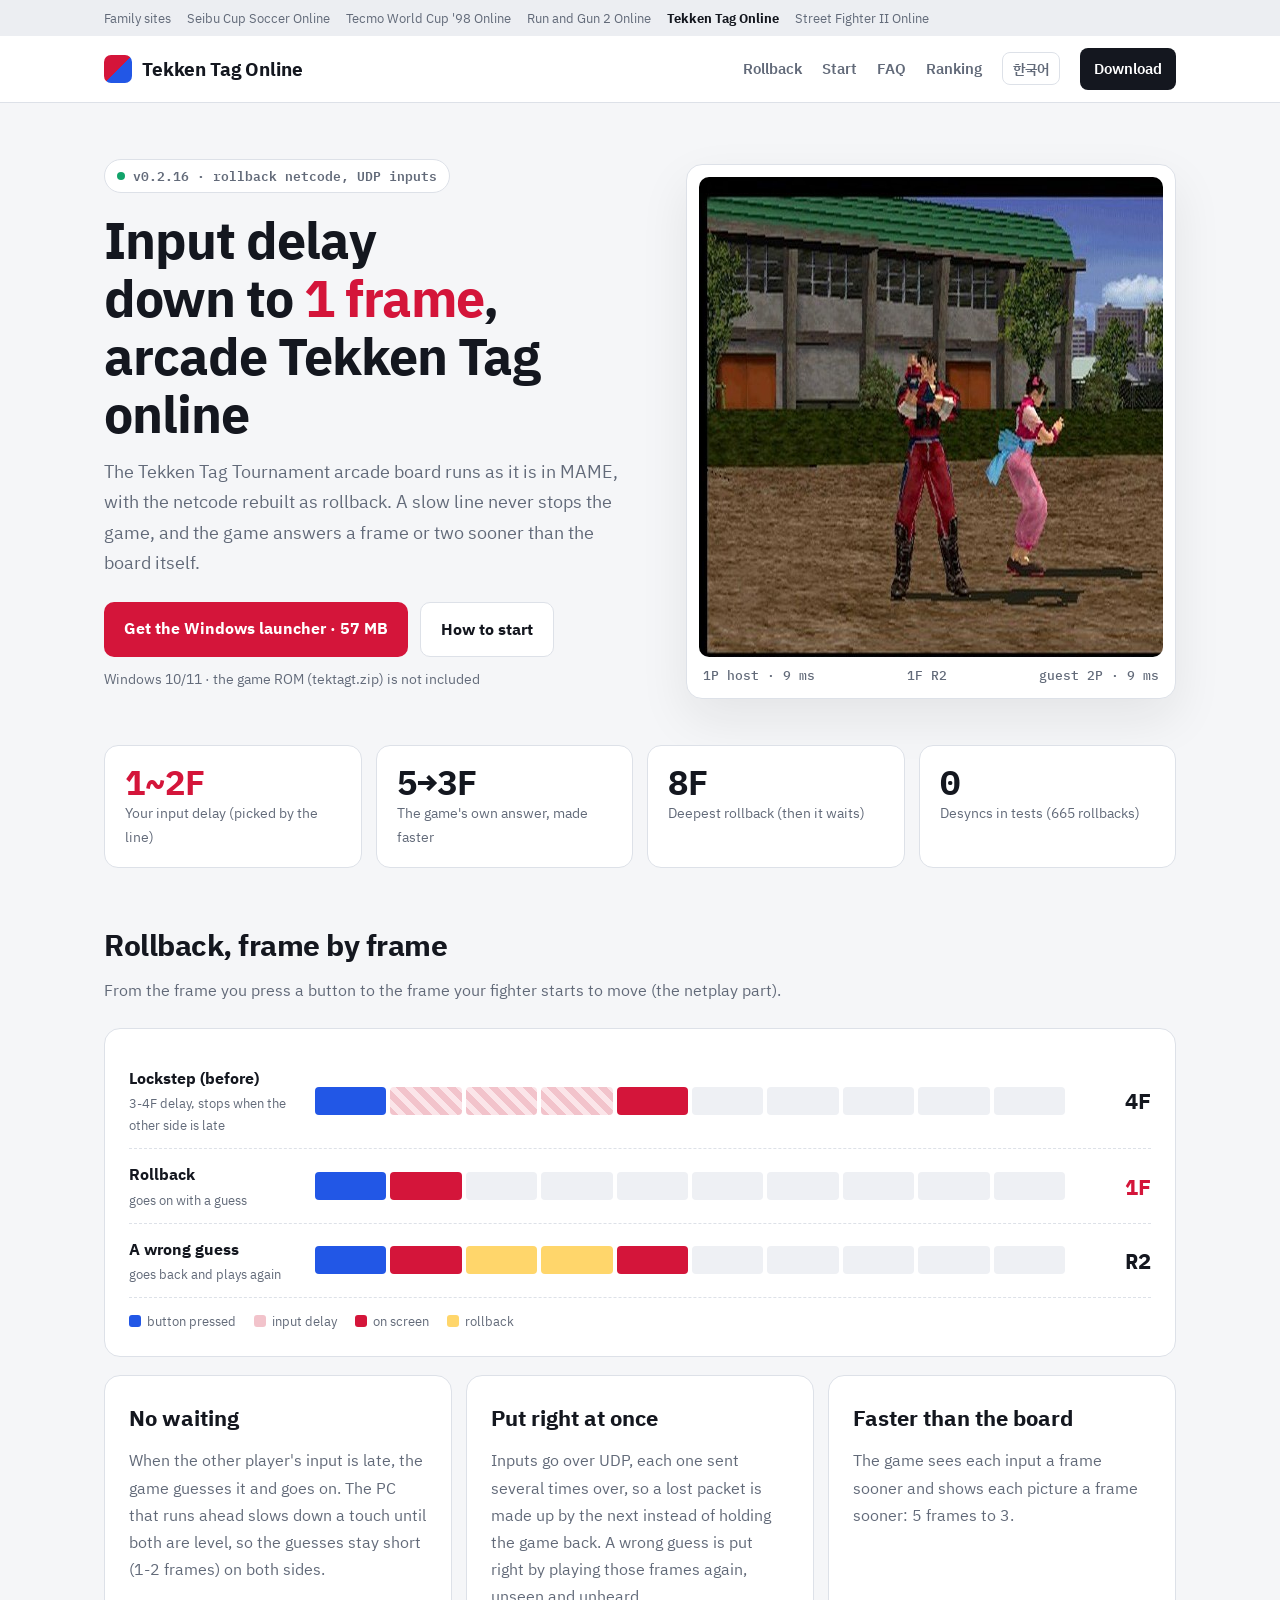
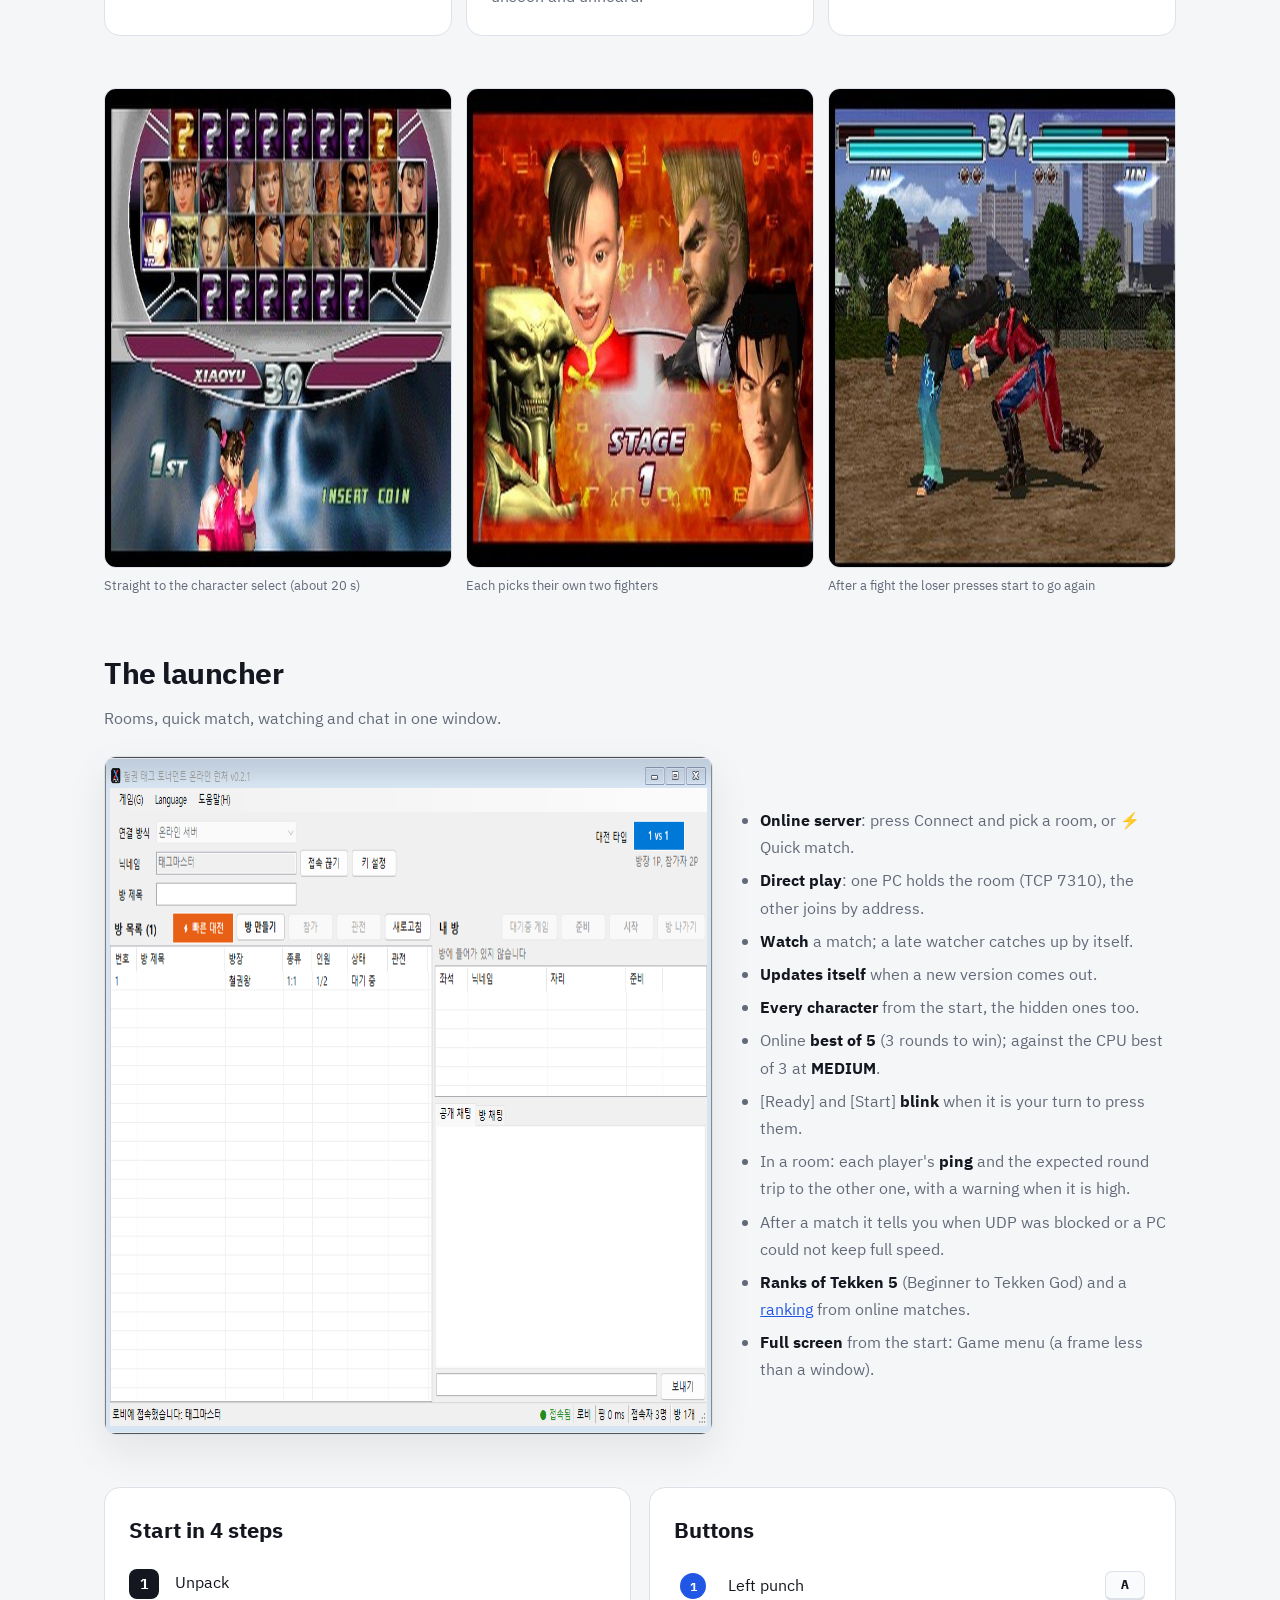
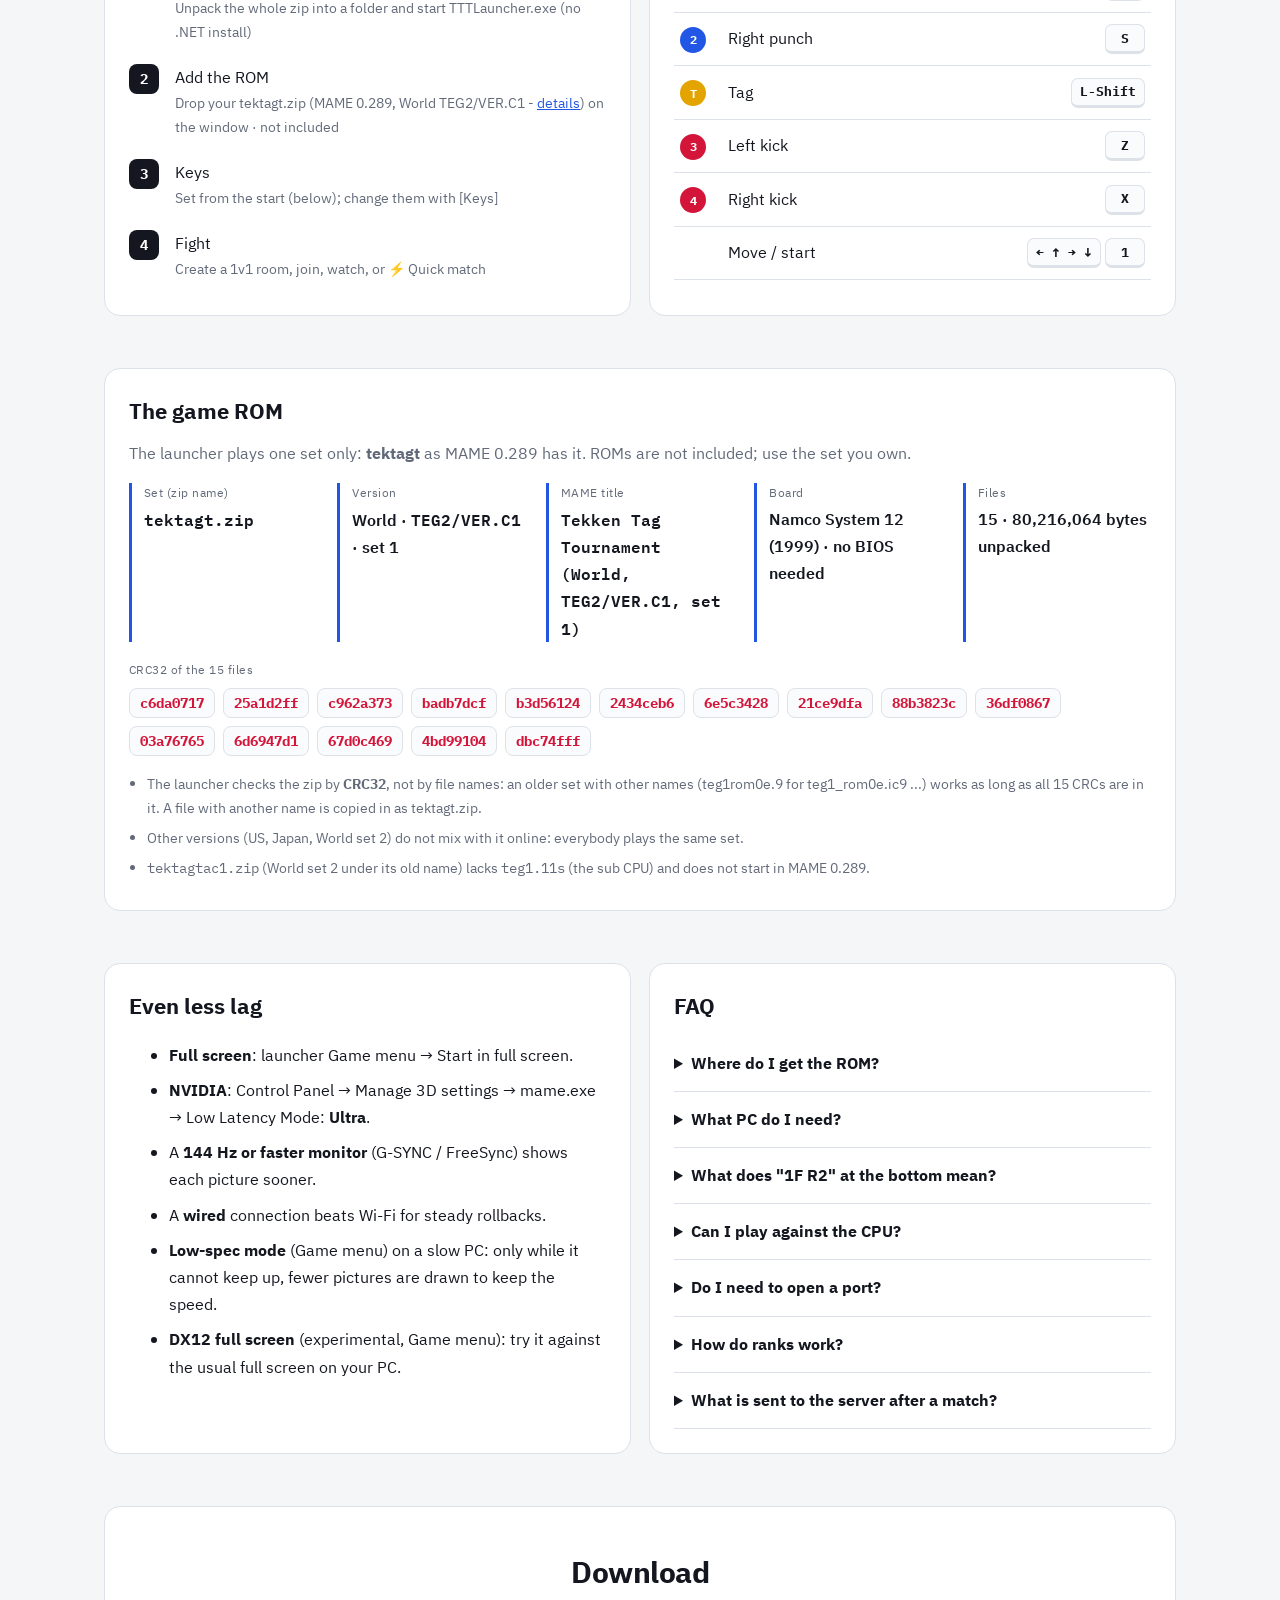
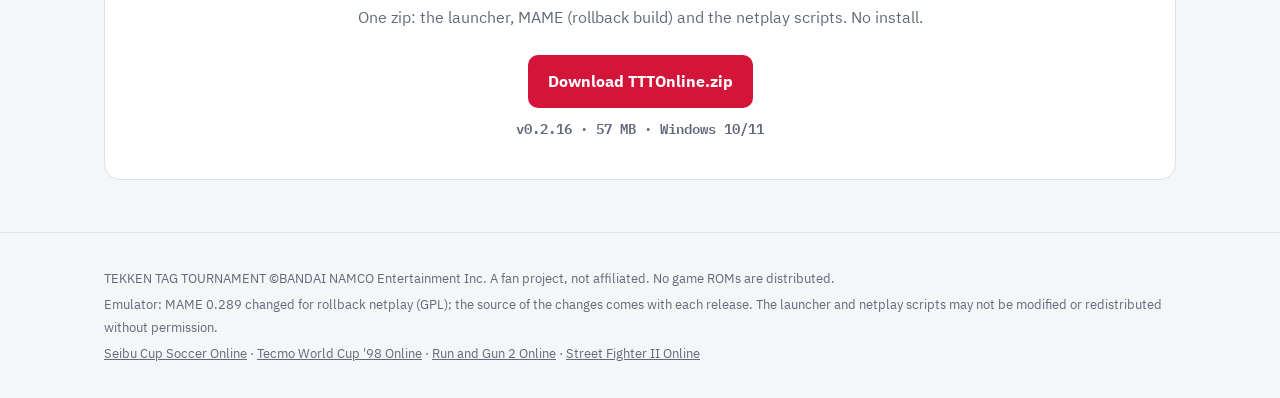
<file: index.html>
<!doctype html>
<html lang="ko">
<head>
<meta charset="utf-8">
<meta name="viewport" content="width=device-width,initial-scale=1">
<title>철권 태그 토너먼트 온라인 · 롤백 넷코드</title>
<meta name="description" content="오락실 철권 태그 토너먼트를 온라인 1:1로. 롤백 넷코드, 입력 지연 1~2프레임, 무설치 Windows 런처.">
<link rel="icon" href="favicon.svg" type="image/svg+xml">
<link rel="preconnect" href="https://fonts.googleapis.com"><link rel="preconnect" href="https://fonts.gstatic.com" crossorigin>
<link rel="stylesheet" href="https://fonts.googleapis.com/css2?family=IBM+Plex+Mono:wght@500;700&family=IBM+Plex+Sans+KR:wght@400;600;700&display=swap">
<link rel="stylesheet" href="style.css">
</head>
<body>
<div class="fam"><div class="wrap">
  <span data-en="Family sites">패밀리 사이트</span>
  <a href="https://seibucup.online/" data-en="Seibu Cup Soccer Online">세이부 컵 사커 온라인</a>
  <a href="https://twc98.seibucup.online/" data-en="Tecmo World Cup '98 Online">테크모 월드컵 98 온라인</a>
  <a href="https://rg2.seibucup.online/" data-en="Run and Gun 2 Online">런앤건2 온라인</a>
  <b data-en="Tekken Tag Online">철권 태그 온라인</b>
  <a href="https://sf2.seibucup.online/" data-en="Street Fighter II Online">스트리트 파이터 II 온라인</a>
</div></div>

<nav><div class="wrap">
  <a class="logo" href="#"><i></i><span data-en="Tekken Tag Online">철권 태그 온라인</span></a>
  <div class="menu">
    <a href="#rollback" data-en="Rollback">롤백</a>
    <a href="#start" data-en="Start">시작하기</a>
    <a href="#faq" data-en="FAQ">자주 묻는 질문</a>
    <a href="ranking.html" data-en="Ranking">랭킹</a>
    <button id="lang" type="button">English</button>
    <a class="dl dlbtn" href="#download" data-en="Download">다운로드</a>
  </div>
</div></nav>

<header class="wrap hero">
  <div>
    <span class="pill"><b></b><span data-en="v0.2.16 · rollback netcode, UDP inputs">v0.2.16 · 롤백 넷코드 · UDP 입력</span></span>
    <h1 data-en="Input delay down to <em>1 frame</em>,<br>arcade Tekken Tag online">입력 지연 <em>1프레임</em>까지,<br>오락실 철권 태그 온라인</h1>
    <p class="lead" data-en="The Tekken Tag Tournament arcade board runs as it is in MAME, with the netcode rebuilt as rollback. A slow line never stops the game, and the game answers a frame or two sooner than the board itself.">철권 태그 토너먼트 기판을 MAME로 그대로 돌리고, 넷코드는 롤백으로 다시 만들었습니다. 상대 회선이 늦어도 게임은 멈추지 않고, 게임 반응도 원래 기판보다 빨라졌습니다.</p>
    <div class="cta">
      <a class="btn p dlbtn" href="#download" data-en="Get the Windows launcher · 57 MB">Windows 런처 받기 · 57MB</a>
      <a class="btn s" href="#start" data-en="How to start">시작하는 법</a>
    </div>
    <p class="note" data-en="Windows 10/11 · the game ROM (tektagt.zip) is not included">Windows 10/11 · 게임 롬(tektagt.zip)은 들어 있지 않습니다</p>
  </div>
  <div class="shot"><img src="shot_fight.jpg" alt="" width="640" height="480"><div class="cap"><span data-en="1P host · 9 ms">1P 방장 · 9 ms</span><span>1F R2</span><span data-en="guest 2P · 9 ms">손님 2P · 9 ms</span></div></div>
</header>

<div class="wrap"><div class="kpis">
  <div class="kpi"><div class="v a">1~2F</div><div class="kl" data-en="Your input delay (picked by the line)">내 입력 지연 (회선에 맞춰 자동)</div></div>
  <div class="kpi"><div class="v">5→3F</div><div class="kl" data-en="The game's own answer, made faster">게임 자체 반응, 기판보다 빠르게</div></div>
  <div class="kpi"><div class="v">8F</div><div class="kl" data-en="Deepest rollback (then it waits)">최대 되감기 (넘으면 잠시 대기)</div></div>
  <div class="kpi"><div class="v">0</div><div class="kl" data-en="Desyncs in tests (665 rollbacks)">시험 중 어긋남 (되감기 665회)</div></div>
</div></div>

<section id="rollback"><div class="wrap">
  <h2 data-en="Rollback, frame by frame">프레임으로 보는 롤백</h2>
  <p class="sub" data-en="From the frame you press a button to the frame your fighter starts to move (the netplay part).">버튼을 누른 프레임부터 내 캐릭터가 움직이기 시작하는 프레임까지 (넷플레이가 더하는 부분).</p>
  <div class="card timeline">
    <div class="row"><div class="name"><span data-en="Lockstep (before)">예전 (락스텝)</span><small data-en="3-4F delay, stops when the other side is late">입력 지연 3~4F, 상대가 늦으면 멈춤</small></div><div class="frames"><i class="in"></i><i class="wait"></i><i class="wait"></i><i class="wait"></i><i class="out"></i><i></i><i></i><i></i><i></i><i></i></div><div class="val">4F</div></div>
    <div class="row"><div class="name"><span data-en="Rollback">롤백</span><small data-en="goes on with a guess">예측으로 먼저 진행</small></div><div class="frames"><i class="in"></i><i class="out"></i><i></i><i></i><i></i><i></i><i></i><i></i><i></i><i></i></div><div class="val" style="color:var(--acc)">1F</div></div>
    <div class="row"><div class="name"><span data-en="A wrong guess">예측이 틀리면</span><small data-en="goes back and plays again">되감아 다시 계산</small></div><div class="frames"><i class="in"></i><i class="out"></i><i class="rb"></i><i class="rb"></i><i class="out"></i><i></i><i></i><i></i><i></i><i></i></div><div class="val">R2</div></div>
    <div class="legend"><span style="--c:var(--acc2)" data-en="button pressed">버튼 누름</span><span style="--c:var(--wait)" data-en="input delay">입력 지연</span><span style="--c:var(--acc)" data-en="on screen">화면에 반영</span><span style="--c:var(--rb)" data-en="rollback">되감기</span></div>
  </div>
  <div class="grid3" style="margin-top:18px">
    <div class="card"><h3 data-en="No waiting">기다리지 않음</h3><p class="sub" style="margin:0" data-en="When the other player's input is late, the game guesses it and goes on. The PC that runs ahead slows down a touch until both are level, so the guesses stay short (1-2 frames) on both sides.">상대 입력이 늦으면 예측해서 계속 진행합니다. 앞서 나간 쪽이 아주 살짝 느려져 양쪽을 맞추므로, 예측이 양쪽 모두 1~2프레임으로 짧게 유지됩니다.</p></div>
    <div class="card"><h3 data-en="Put right at once">바로 바로잡기</h3><p class="sub" style="margin:0" data-en="Inputs go over UDP, each one sent several times over, so a lost packet is made up by the next instead of holding the game back. A wrong guess is put right by playing those frames again, unseen and unheard.">입력은 UDP로 여러 번 겹쳐 보내, 패킷 하나가 사라져도 다음 패킷이 채웁니다. 예측이 틀리면 그 프레임들을 화면과 소리 없이 다시 계산해 바로잡습니다.</p></div>
    <div class="card"><h3 data-en="Faster than the board">기판보다 빠른 반응</h3><p class="sub" style="margin:0" data-en="The game sees each input a frame sooner and shows each picture a frame sooner: 5 frames to 3.">게임이 입력을 한 프레임 일찍 읽고, 완성된 화면도 한 프레임 일찍 보여 줍니다. 5프레임 → 3프레임.</p></div>
  </div>
</div></section>

<section style="padding-top:0"><div class="wrap">
  <div class="grid3 gallery">
    <figure><img src="shot_select.jpg" alt="" width="640" height="480"><figcaption data-en="Straight to the character select (about 20 s)">캐릭터 선택까지 자동 (약 20초)</figcaption></figure>
    <figure><img src="shot_intro.jpg" alt="" width="640" height="480"><figcaption data-en="Each picks their own two fighters">캐릭터 두 명은 각자 선택</figcaption></figure>
    <figure><img src="shot_hit.jpg" alt="" width="640" height="480"><figcaption data-en="After a fight the loser presses start to go again">한 판이 끝나면 진 쪽이 시작 버튼으로 바로 재대결</figcaption></figure>
  </div>
</div></section>

<section id="start" style="padding-top:0"><div class="wrap">
  <h2 data-en="The launcher">런처</h2>
  <p class="sub" data-en="Rooms, quick match, watching and chat in one window.">방 만들기, 빠른 대전, 관전, 채팅을 한 창에서.</p>
  <div class="launcher">
    <img src="shot_launcher.png" alt="" width="996" height="679">
    <ul>
      <li data-en="<b>Online server</b>: press Connect and pick a room, or ⚡ Quick match.">⚡<b>빠른 대전</b> 또는 방 목록에서 골라 참가</li>
      <li data-en="<b>Direct play</b>: one PC holds the room (TCP 7310), the other joins by address.">서버 없이 <b>직접 연결</b>도 가능 (방장 TCP 7310)</li>
      <li data-en="<b>Watch</b> a match; a late watcher catches up by itself.">경기 <b>관전</b> · 늦게 들어와도 알아서 따라잡기</li>
      <li data-en="<b>Updates itself</b> when a new version comes out.">새 버전이 나오면 <b>자동 업데이트</b></li>
      <li data-en="<b>Every character</b> from the start, the hidden ones too.">숨겨진 캐릭터까지 <b>전 캐릭터</b>를 처음부터 선택</li>
      <li data-en="Online <b>best of 5</b> (3 rounds to win); against the CPU best of 3 at <b>MEDIUM</b>.">온라인 대전 <b>5판 3선승</b> · 컴퓨터 대전 3판 2선승 (난이도 <b>MEDIUM</b>)</li>
      <li data-en="[Ready] and [Start] <b>blink</b> when it is your turn to press them.">누를 차례가 되면 <b>준비·시작 버튼이 깜빡임</b></li>
      <li data-en="In a room: each player's <b>ping</b> and the expected round trip to the other one, with a warning when it is high.">방 안에서 <b>각자의 핑</b>과 상대와의 예상 핑 표시 (높으면 경고)</li>
      <li data-en="After a match it tells you when UDP was blocked or a PC could not keep full speed.">경기 뒤 UDP가 막혔거나 PC가 속도를 못 따라갔으면 알려 줌</li>
      <li data-en="<b>Ranks of Tekken 5</b> (Beginner to Tekken God) and a <a href=ranking.html>ranking</a> from online matches.">철권 5 계급(초보~철권신)과 온라인 대전 <a href="ranking.html"><b>랭킹</b></a></li>
      <li data-en="<b>Full screen</b> from the start: Game menu (a frame less than a window).">게임 메뉴의 <b>전체 화면으로 시작</b> (창 모드보다 1프레임 빠름)</li>
    </ul>
  </div>
</div></section>

<section style="padding-top:0"><div class="wrap grid2">
  <div class="card"><h3 data-en="Start in 4 steps">4단계로 시작하기</h3><ol class="steps">
    <li><b>1</b><div data-en="Unpack<span>Unpack the whole zip into a folder and start TTTLauncher.exe (no .NET install)</span>">압축 풀기<span>폴더에 모두 풀고 TTTLauncher.exe 실행 (.NET 설치 필요 없음)</span></div></li>
    <li><b>2</b><div data-en="Add the ROM<span>Drop your tektagt.zip (MAME 0.289, World TEG2/VER.C1 - <a href=#rom>details</a>) on the window · not included</span>">롬 넣기<span>가지고 있는 tektagt.zip (MAME 0.289, 세계판 TEG2/VER.C1 · <a href="#rom">자세히</a>)을 창에 끌어다 놓기 · 롬은 미포함</span></div></li>
    <li><b>3</b><div data-en="Keys<span>Set from the start (below); change them with [Keys]</span>">키 확인<span>기본 키가 이미 설정되어 있습니다 (오른쪽 표) · 바꾸려면 [키 설정]</span></div></li>
    <li><b>4</b><div data-en="Fight<span>Create a 1v1 room, join, watch, or ⚡ Quick match</span>">대전<span>1:1 방 만들기 · 참가 · 관전 · ⚡빠른 대전</span></div></li>
  </ol></div>
  <div class="card"><h3 data-en="Buttons">버튼</h3><table class="keys">
    <tr><td><span class="dot" style="background:var(--acc2)">1</span></td><td data-en="Left punch">왼손</td><td><span class="k">A</span></td></tr>
    <tr><td><span class="dot" style="background:var(--acc2)">2</span></td><td data-en="Right punch">오른손</td><td><span class="k">S</span></td></tr>
    <tr><td><span class="dot" style="background:var(--gold)">T</span></td><td data-en="Tag">태그</td><td><span class="k">L-Shift</span></td></tr>
    <tr><td><span class="dot" style="background:var(--acc)">3</span></td><td data-en="Left kick">왼발</td><td><span class="k">Z</span></td></tr>
    <tr><td><span class="dot" style="background:var(--acc)">4</span></td><td data-en="Right kick">오른발</td><td><span class="k">X</span></td></tr>
    <tr><td></td><td data-en="Move / start">이동 / 시작</td><td><span class="k">← ↑ → ↓</span> <span class="k">1</span></td></tr>
  </table></div>
</div></section>

<section id="rom" style="padding-top:0"><div class="wrap"><div class="card romcard">
  <h3 data-en="The game ROM">게임 롬 정보</h3>
  <p class="sub" data-en="The launcher plays one set only: <b>tektagt</b> as MAME 0.289 has it. ROMs are not included; use the set you own.">런처는 MAME 0.289의 <b>tektagt</b> 세트 하나만 씁니다. 롬은 배포하지 않으니 가지고 계신 롬을 쓰세요.</p>
  <dl class="rommeta">
    <div><dt data-en="Set (zip name)">세트 (zip 이름)</dt><dd class="mono">tektagt.zip</dd></div>
    <div><dt data-en="Version">버전</dt><dd data-en="World · <span class=mono>TEG2/VER.C1</span> · set 1">세계판 · <span class="mono">TEG2/VER.C1</span> · set 1</dd></div>
    <div><dt data-en="MAME title">MAME 표기</dt><dd class="mono">Tekken Tag Tournament (World, TEG2/VER.C1, set 1)</dd></div>
    <div><dt data-en="Board">기판</dt><dd data-en="Namco System 12 (1999) · no BIOS needed">남코 System 12 (1999) · BIOS 필요 없음</dd></div>
    <div><dt data-en="Files">파일</dt><dd data-en="15 · 80,216,064 bytes unpacked">15개 · 압축 풀면 80,216,064 바이트</dd></div>
  </dl>
  <p class="crchead" data-en="CRC32 of the 15 files">15개 파일의 CRC32</p>
  <ul class="crclist"><li>c6da0717</li><li>25a1d2ff</li><li>c962a373</li><li>badb7dcf</li><li>b3d56124</li><li>2434ceb6</li><li>6e5c3428</li><li>21ce9dfa</li><li>88b3823c</li><li>36df0867</li><li>03a76765</li><li>6d6947d1</li><li>67d0c469</li><li>4bd99104</li><li>dbc74fff</li></ul>
  <ul class="romnotes">
    <li data-en="The launcher checks the zip by <b>CRC32</b>, not by file names: an older set with other names (teg1rom0e.9 for teg1_rom0e.ic9 ...) works as long as all 15 CRCs are in it. A file with another name is copied in as tektagt.zip.">런처는 파일 이름이 아니라 <b>CRC32</b>로 확인합니다. 예전 이름(teg1_rom0e.ic9 대신 teg1rom0e.9 등)의 롬도 15개 CRC가 모두 있으면 됩니다. 다른 이름의 zip은 tektagt.zip 으로 복사해 넣습니다.</li>
    <li data-en="Other versions (US, Japan, World set 2) do not mix with it online: everybody plays the same set.">다른 판(미국판, 일본판, 세계판 set 2)은 온라인에서 함께 쓸 수 없습니다. 모두 같은 세트로 대전합니다.</li>
    <li data-en="<span class=mono>tektagtac1.zip</span> (World set 2 under its old name) lacks <span class=mono>teg1.11s</span> (the sub CPU) and does not start in MAME 0.289."><span class="mono">tektagtac1.zip</span> (세계판 set 2의 예전 이름)에는 보조 CPU 롬 <span class="mono">teg1.11s</span>가 없어 MAME 0.289에서 실행되지 않습니다.</li>
  </ul>
</div></div></section>

<section style="padding-top:0"><div class="wrap grid2">
  <div class="card tips"><h3 data-en="Even less lag">지연을 더 줄이려면</h3><ul>
    <li data-en="<b>Full screen</b>: launcher Game menu → Start in full screen.">런처 게임 메뉴 → <b>전체 화면으로 시작</b></li>
    <li data-en="<b>NVIDIA</b>: Control Panel → Manage 3D settings → mame.exe → Low Latency Mode: <b>Ultra</b>.">엔비디아 제어판 → 3D 설정 관리 → mame.exe → 짧은 지연 시간 모드 <b>울트라</b></li>
    <li data-en="A <b>144 Hz or faster monitor</b> (G-SYNC / FreeSync) shows each picture sooner.">144Hz 이상 <b>고주사율 모니터</b> (G-SYNC / FreeSync)</li>
    <li data-en="A <b>wired</b> connection beats Wi-Fi for steady rollbacks.">와이파이보다 <b>유선 랜</b>이 되감기가 적습니다</li>
    <li data-en="<b>Low-spec mode</b> (Game menu) on a slow PC: only while it cannot keep up, fewer pictures are drawn to keep the speed.">느린 PC는 게임 메뉴의 <b>저사양 모드</b>: 속도를 못 따라갈 때만 화면을 덜 그려 속도를 맞춥니다</li>
    <li data-en="<b>DX12 full screen</b> (experimental, Game menu): try it against the usual full screen on your PC.">게임 메뉴의 <b>DX12 전체 화면</b>(시험): 내 PC에서 기본 전체 화면과 비교해 보세요</li>
  </ul></div>
  <div class="card faq" id="faq"><h3 data-en="FAQ">자주 묻는 질문</h3>
    <details><summary data-en="Where do I get the ROM?">롬은 어디서 구하나요?</summary><p data-en="It is not included and cannot be shared here. Use the tektagt set (MAME 0.289, World TEG2/VER.C1) you own; the launcher checks its 15 files by CRC (<a href=#rom>list</a>).">배포하지 않습니다. 가지고 계신 tektagt (MAME 0.289, 세계판 TEG2/VER.C1) 롬을 쓰세요. 런처가 15개 파일을 CRC로 확인합니다 (<a href="#rom">목록</a>).</p></details>
    <details><summary data-en="What PC do I need?">PC 사양은 어느 정도 필요한가요?</summary><p data-en="Windows 10/11. Rollback plays frames again when a guess was wrong, so a faster CPU means smoother play; a slower PC picks a 2-frame delay by itself.">Windows 10/11. 예측이 틀리면 프레임을 다시 계산하므로 CPU가 빠를수록 부드럽습니다. PC가 버거우면 입력 지연을 자동으로 2프레임으로 올립니다.</p></details>
    <details><summary data-en="What does &quot;1F R2&quot; at the bottom mean?">화면 아래 "1F R2"는 무엇인가요?</summary><p data-en="Your input delay (1 frame) and the deepest recent rollback (2 frames). 10 s into a match UDP or TCP follows: how the inputs travel (TCP = UDP is blocked on this line).">내 입력 지연(1프레임)과 최근 가장 깊은 되감기(2프레임)입니다. 경기 10초쯤부터 뒤에 UDP 또는 TCP가 붙습니다. 입력이 오가는 방식이고, TCP는 이 회선에서 UDP가 막혔다는 뜻입니다.</p></details>
    <details><summary data-en="Can I play against the CPU?">CPU와 할 수 있나요?</summary><p data-en="While waiting for an opponent, [Play while waiting] starts a game on your own: best of 3 at MEDIUM, every character open.">상대를 기다리는 동안 [대기중 게임]으로 혼자 할 수 있습니다. 3판 2선승, 난이도 MEDIUM, 전 캐릭터 선택 가능.</p></details>
    <details><summary data-en="Do I need to open a port?">포트를 열어야 하나요?</summary><p data-en="No - you only connect out to the server (TCP and UDP 47800). Where UDP is blocked (some office or school networks) the game goes over TCP only and still plays, with more rollbacks on a lossy line. Only the host of a direct game opens TCP 7310.">아니요. 서버(TCP·UDP 47800)로 나가는 연결만 씁니다. 회사·학교망처럼 UDP가 막힌 곳에서는 TCP로만 동작해서 대전은 되지만, 패킷이 잘 사라지는 회선에서는 되감기가 늘 수 있습니다. 직접 연결의 방장만 TCP 7310을 엽니다.</p></details>
    <details><summary data-en="How do ranks work?">계급은 어떻게 오르나요?</summary><p data-en="Every online 1v1 match through the server counts: a win gives rank points, a loss takes some (more for beating a higher rank). The ranks follow Tekken 5, from Beginner through 1st-3rd Dan up to Tekken Lord; Tekken God is the best Tekken Lord. Matches on one PC or one internet address and draws do not count. The <a href=ranking.html>ranking page</a> shows the top 100.">서버를 거친 온라인 1:1 대전마다 이기면 계급 점수를 얻고 지면 잃습니다(높은 계급을 이길수록 많이). 계급은 철권 5를 따라 초보부터 초단~3단을 거쳐 철권왕까지, 철권신은 철권왕 중 1위 한 명입니다. 같은 PC나 같은 인터넷 주소끼리의 대전과 무승부는 기록하지 않습니다. 상위 100명은 <a href="ranking.html">랭킹 페이지</a>에서 볼 수 있습니다.</p></details>
    <details><summary data-en="What is sent to the server after a match?">경기 뒤 서버에 무엇이 남나요?</summary><p data-en="One line about how the connection went - rollback counts and depth, waits, round trip, whether UDP worked - with your nickname, to find and fix bad connections; and for the ranks, each match's result (who won, rounds) with a device id the launcher makes (no address). The ranking page shows nicknames, ranks and win-loss counts. No game inputs or recordings.">연결이 어땠는지 한 줄이 닉네임과 함께 남습니다. 되감기 횟수와 깊이, 대기, 왕복 시간, UDP 작동 여부 같은 내용이고, 나쁜 연결을 찾아 고치는 데만 씁니다. 계급을 위해 판마다 결과(승자, 라운드 수)가 런처가 만든 기기 ID와 함께 남습니다(인터넷 주소는 저장하지 않음). 랭킹 페이지에는 닉네임·계급·전적이 공개됩니다. 게임 입력이나 녹화는 남기지 않습니다.</p></details>
  </div>
</div></section>

<section id="download" class="download" style="padding-top:0"><div class="wrap"><div class="card">
  <h2 data-en="Download">다운로드</h2>
  <p class="sub" data-en="One zip: the launcher, MAME (rollback build) and the netplay scripts. No install.">압축 파일 하나에 런처, MAME(롤백 빌드), 넷플레이 스크립트가 들어 있습니다. 설치 없음.</p>
  <a class="btn p dlbtn" href="#download" data-en="Download TTTOnline.zip">TTTOnline.zip 다운로드</a>
  <div class="size">v0.2.16 · 57 MB · Windows 10/11</div>
  <p class="note" id="dlnote" hidden data-en="The download opens soon.">다운로드는 곧 열립니다.</p>
</div></div></section>

<footer><div class="wrap">
  <p data-en="TEKKEN TAG TOURNAMENT ©BANDAI NAMCO Entertainment Inc. A fan project, not affiliated. No game ROMs are distributed.">TEKKEN TAG TOURNAMENT ©BANDAI NAMCO Entertainment Inc. 팬 프로젝트이며 공식과 관계없습니다. 게임 롬은 배포하지 않습니다.</p>
  <p data-en="Emulator: MAME 0.289 changed for rollback netplay (GPL); the source of the changes comes with each release. The launcher and netplay scripts may not be modified or redistributed without permission.">에뮬레이터: MAME 0.289 롤백 빌드 (GPL), 고친 부분의 소스는 <a href="https://github.com/TheGuyV/tekkentag/releases">릴리스</a>와 함께 공개합니다. 런처와 넷플레이 스크립트는 허락 없이 수정·재배포할 수 없습니다.</p>
  <p><a href="https://seibucup.online/" data-en="Seibu Cup Soccer Online">세이부 컵 사커 온라인</a> · <a href="https://twc98.seibucup.online/" data-en="Tecmo World Cup '98 Online">테크모 월드컵 98 온라인</a> · <a href="https://rg2.seibucup.online/" data-en="Run and Gun 2 Online">런앤건2 온라인</a> · <a href="https://sf2.seibucup.online/" data-en="Street Fighter II Online">스트리트 파이터 II 온라인</a></p>
</div></footer>
<script src="site.js"></script>
</body>
</html>
</file>
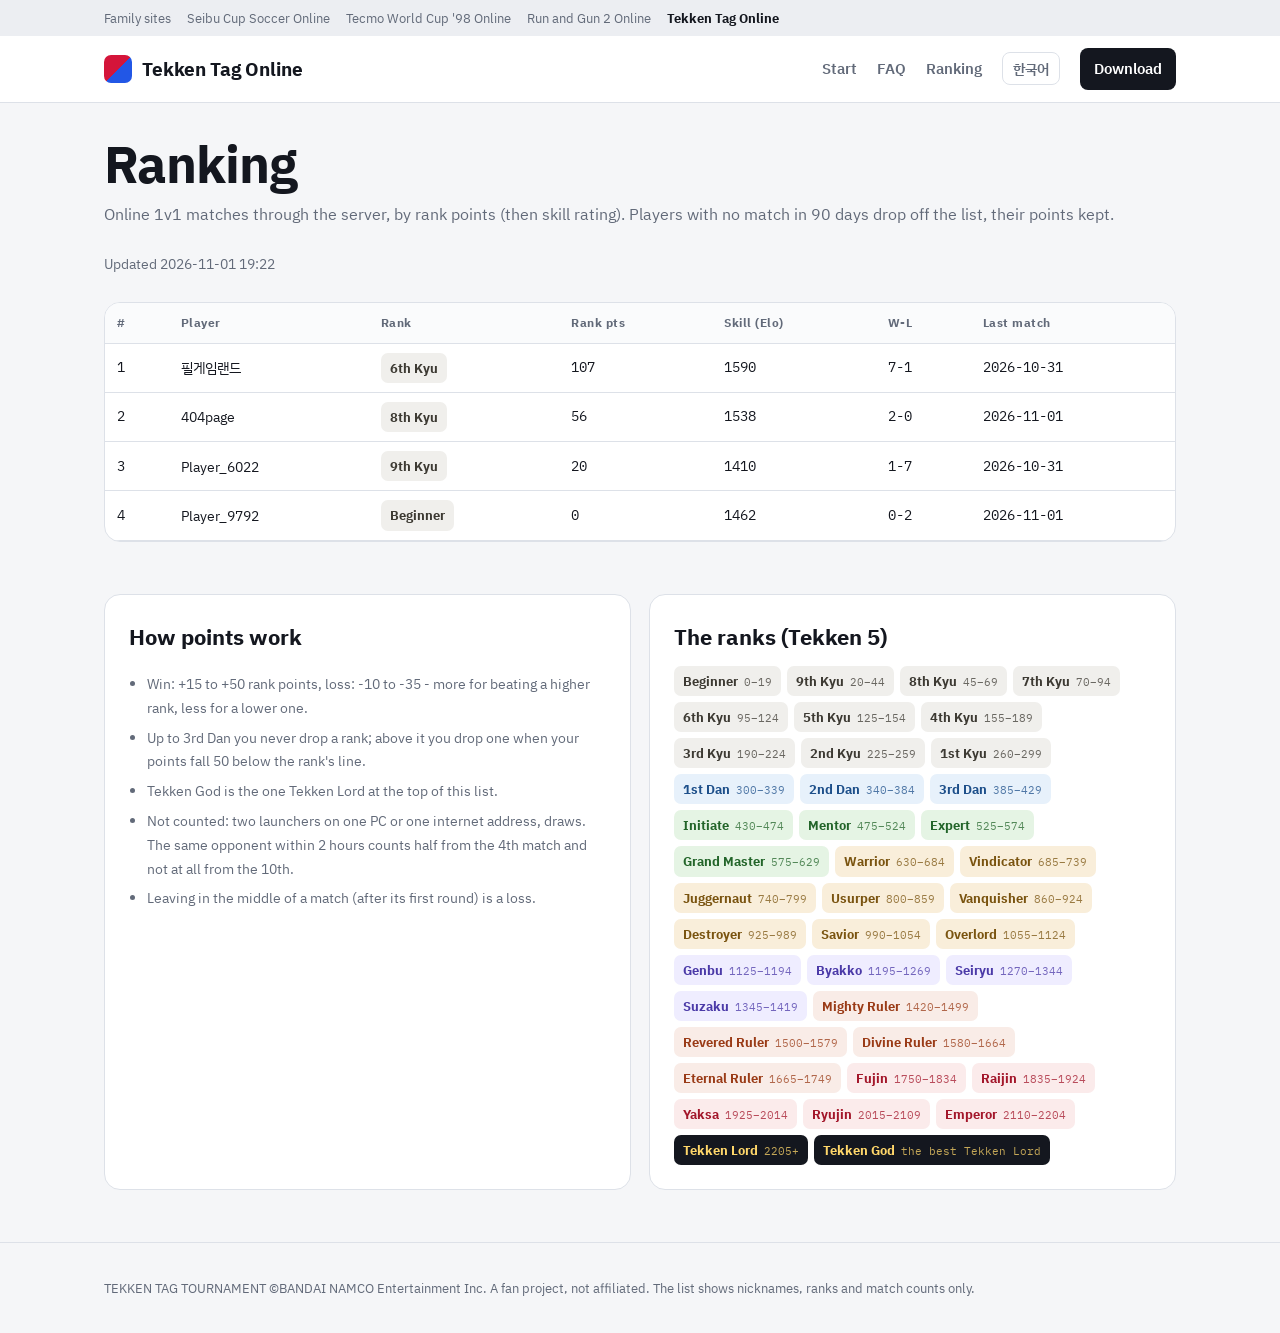
<file: ranking.html>
<!doctype html>
<html lang="ko">
<head>
<meta charset="utf-8">
<meta name="viewport" content="width=device-width,initial-scale=1">
<title>철권 태그 랭킹</title>
<meta name="description" content="철권 태그 토너먼트 온라인 랭킹. 철권 5 계급(초보부터 철권신까지)과 실력 점수(Elo).">
<link rel="icon" href="favicon.svg" type="image/svg+xml">
<link rel="preconnect" href="https://fonts.googleapis.com"><link rel="preconnect" href="https://fonts.gstatic.com" crossorigin>
<link rel="stylesheet" href="https://fonts.googleapis.com/css2?family=IBM+Plex+Mono:wght@500;700&family=IBM+Plex+Sans+KR:wght@400;600;700&display=swap">
<link rel="stylesheet" href="style.css">
</head>
<body data-title-ko="철권 태그 랭킹" data-title-en="Tekken Tag Ranking">
<div class="fam"><div class="wrap">
  <span data-en="Family sites">패밀리 사이트</span>
  <a href="https://seibucup.online/" data-en="Seibu Cup Soccer Online">세이부 컵 사커 온라인</a>
  <a href="https://twc98.seibucup.online/" data-en="Tecmo World Cup '98 Online">테크모 월드컵 98 온라인</a>
  <a href="https://rg2.seibucup.online/" data-en="Run and Gun 2 Online">런앤건2 온라인</a>
  <b data-en="Tekken Tag Online">철권 태그 온라인</b>
</div></div>

<nav><div class="wrap">
  <a class="logo" href="index.html"><i></i><span data-en="Tekken Tag Online">철권 태그 온라인</span></a>
  <div class="menu">
    <a href="index.html#start" data-en="Start">시작하기</a>
    <a href="index.html#faq" data-en="FAQ">자주 묻는 질문</a>
    <a href="ranking.html" data-en="Ranking">랭킹</a>
    <button id="lang" type="button">English</button>
    <a class="dl dlbtn" href="index.html#download" data-en="Download">다운로드</a>
  </div>
</div></nav>

<section class="wrap rkhead">
  <h1 data-en="Ranking">랭킹</h1>
  <p class="sub" data-en="Online 1v1 matches through the server, by rank points (then skill rating). Players with no match in 90 days drop off the list, their points kept.">서버를 거친 온라인 1:1 대전 기준, 계급 점수 순(같으면 실력 점수 순)입니다. 90일 동안 대전이 없으면 목록에서만 빠지고 점수는 남습니다.</p>
  <p class="note" id="rkupdated"></p>
</section>

<section class="wrap" style="padding-top:0"><div class="card rkcard">
  <div class="tscroll"><table class="rk" id="rktable">
    <thead><tr><th>#</th><th data-en="Player">닉네임</th><th data-en="Rank">계급</th><th data-en="Rank pts">계급 점수</th><th data-en="Skill (Elo)">실력 (Elo)</th><th data-en="W-L">전적</th><th data-en="Last match">마지막 대전</th></tr></thead>
    <tbody id="rkbody"><tr><td colspan="7" class="rkempty" data-en="Loading...">불러오는 중…</td></tr></tbody>
  </table></div>
</div></section>

<section class="wrap" style="padding-top:0"><div class="grid2">
  <div class="card"><h3 data-en="How points work">점수 규칙</h3><ul class="romnotes">
    <li data-en="Win: +15 to +50 rank points, loss: -10 to -35 - more for beating a higher rank, less for a lower one.">이기면 계급 점수 +15~+50, 지면 −10~−35. 높은 계급을 이길수록 많이 얻고, 낮은 계급에게 지면 많이 잃습니다.</li>
    <li data-en="Up to 3rd Dan you never drop a rank; above it you drop one when your points fall 50 below the rank's line.">3단까지는 강등이 없습니다. 그 위로는 계급 하한선보다 50점 넘게 내려가야 한 단계 내려갑니다.</li>
    <li data-en="Tekken God is the one Tekken Lord at the top of this list.">철권신은 철권왕 가운데 이 목록 1위 한 명에게만 붙습니다.</li>
    <li data-en="Not counted: two launchers on one PC or one internet address, draws. The same opponent within 2 hours counts half from the 4th match and not at all from the 10th.">기록하지 않는 대전: 같은 PC나 같은 인터넷 주소끼리, 무승부. 같은 상대와 2시간 안에는 4판째부터 절반, 10판째부터는 반영하지 않습니다.</li>
    <li data-en="Leaving in the middle of a match (after its first round) is a loss.">판 도중(첫 라운드가 끝난 뒤) 나가면 패배로 기록됩니다.</li>
  </ul></div>
  <div class="card"><h3 data-en="The ranks (Tekken 5)">계급 (철권 5 기준)</h3>
    <div class="rkladder" id="rkladder"></div>
  </div>
</div></section>

<footer><div class="wrap">
  <p data-en="TEKKEN TAG TOURNAMENT ©BANDAI NAMCO Entertainment Inc. A fan project, not affiliated. The list shows nicknames, ranks and match counts only.">TEKKEN TAG TOURNAMENT ©BANDAI NAMCO Entertainment Inc. 팬 프로젝트이며 공식과 관계없습니다. 목록에는 닉네임·계급·전적만 공개됩니다.</p>
</div></footer>
<script src="site.js"></script>
<script src="ranking.js"></script>
</body>
</html>
</file>
<file: style.css>
:root {
  --bg: #f5f6f8; --card: #fff; --line: #dde1e8; --ink: #14171f; --dim: #626a79; --acc: #d4153a; --acc2: #2257e6;
  --ok: #11a36a; --gold: #e3a400; --wait: #f2c3cb; --rb: #ffd66b;
}
* { box-sizing: border-box; }
html { scroll-behavior: smooth; }
body { margin: 0; background: var(--bg); color: var(--ink); font: 16px/1.7 "IBM Plex Sans KR", "Malgun Gothic", sans-serif; word-break: keep-all; }
a { color: var(--acc2); }
img { max-width: 100%; }
.mono { font-family: "IBM Plex Mono", ui-monospace, monospace; }
.wrap { max-width: 1120px; margin: 0 auto; padding-inline: 24px; }

.fam { font-size: 13px; color: var(--dim); background: #eceef2; }
.fam .wrap { display: flex; gap: 6px 16px; padding-block: 7px; flex-wrap: wrap; }
.fam a { color: var(--dim); text-decoration: none; }
.fam a:hover { color: var(--ink); }
.fam b { color: var(--ink); }

nav { position: sticky; top: 0; z-index: 10; background: rgba(255,255,255,.92); backdrop-filter: blur(8px); border-bottom: 1px solid var(--line); }
nav .wrap { display: flex; justify-content: space-between; align-items: center; padding-block: 12px; gap: 16px; }
.logo { font-weight: 700; font-size: 19px; display: flex; gap: 10px; align-items: center; color: var(--ink); text-decoration: none; white-space: nowrap; }
.logo i { width: 28px; height: 28px; border-radius: 7px; background: linear-gradient(135deg, var(--acc) 50%, var(--acc2) 50%); display: inline-block; }
.menu { display: flex; align-items: center; gap: 4px 20px; flex-wrap: wrap; justify-content: flex-end; }
.menu a { color: var(--dim); text-decoration: none; font-weight: 600; font-size: 15px; }
.menu a:hover { color: var(--ink); }
.menu a.dl { background: var(--ink); color: #fff; padding: 8px 14px; border-radius: 8px; }
.menu button { font: 600 14px "IBM Plex Sans KR", sans-serif; background: none; border: 1px solid var(--line); border-radius: 8px; padding: 6px 10px; cursor: pointer; color: var(--dim); }

.hero { padding-block: 56px 40px; display: grid; grid-template-columns: 1.1fr 1fr; gap: 44px; align-items: center; }
.pill { display: inline-flex; gap: 8px; align-items: center; font: 600 13px "IBM Plex Mono", monospace; background: #fff; border: 1px solid var(--line); border-radius: 99px; padding: 5px 12px; color: var(--dim); }
.pill b { width: 8px; height: 8px; border-radius: 50%; background: var(--ok); }
h1 { font-size: 52px; line-height: 1.12; margin: 18px 0 12px; letter-spacing: -1px; text-wrap: balance; }
h1 em { font-style: normal; color: var(--acc); }
.lead { color: var(--dim); font-size: 18px; max-width: 32em; margin: 0; }
.cta { display: flex; gap: 12px; margin-top: 24px; flex-wrap: wrap; }
.btn { text-decoration: none; font-weight: 700; padding: 13px 20px; border-radius: 10px; display: inline-block; }
.btn.p { background: var(--acc); color: #fff; }
.btn.s { background: #fff; color: var(--ink); border: 1px solid var(--line); }
.note { color: var(--dim); font-size: 14px; margin-top: 10px; }
.shot { background: var(--card); border: 1px solid var(--line); border-radius: 16px; padding: 12px; box-shadow: 0 20px 50px rgba(20,23,31,.08); }
.shot img { width: 100%; display: block; border-radius: 10px; }
.shot .cap { display: flex; justify-content: space-between; gap: 8px; font: 500 13px "IBM Plex Mono", monospace; color: var(--dim); padding: 10px 4px 2px; }

.kpis { display: grid; grid-template-columns: repeat(4, 1fr); gap: 14px; }
.kpi { background: var(--card); border: 1px solid var(--line); border-radius: 14px; padding: 18px 20px; }
.kpi .v { font: 700 34px/1.1 "IBM Plex Mono", monospace; }
.kpi .v.a { color: var(--acc); }
.kpi .kl { color: var(--dim); font-size: 14px; }

section { padding-block: 52px; }
h2 { font-size: 30px; margin: 0 0 6px; letter-spacing: -.5px; }
.sub { color: var(--dim); margin: 0 0 24px; }
.card { background: var(--card); border: 1px solid var(--line); border-radius: 16px; padding: 24px; }
.card h3 { font-size: 22px; margin: 0 0 10px; }

.timeline .row { display: grid; grid-template-columns: 170px 1fr 70px; gap: 16px; align-items: center; padding: 12px 0; border-bottom: 1px dashed var(--line); }
.timeline .row:last-of-type { border-bottom: 0; }
.row .name { font-weight: 700; }
.row .name small { display: block; font-weight: 400; color: var(--dim); font-size: 13px; }
.frames { display: grid; grid-template-columns: repeat(10, 1fr); gap: 4px; }
.frames i { height: 28px; border-radius: 4px; background: #eef0f4; }
.frames i.in { background: var(--acc2); }
.frames i.wait { background: repeating-linear-gradient(45deg, var(--wait) 0 6px, #fbe5e9 6px 12px); }
.frames i.out { background: var(--acc); }
.frames i.rb { background: var(--rb); }
.row .val { font: 700 22px "IBM Plex Mono", monospace; text-align: right; }
.legend { display: flex; gap: 6px 18px; margin-top: 12px; font-size: 13px; color: var(--dim); flex-wrap: wrap; }
.legend span::before { content: ""; display: inline-block; width: 12px; height: 12px; border-radius: 3px; margin-right: 6px; vertical-align: -1px; background: var(--c); }

.grid2 { display: grid; grid-template-columns: 1fr 1fr; gap: 18px; }
.grid3 { display: grid; grid-template-columns: repeat(3, 1fr); gap: 14px; }
.steps { margin: 0; padding: 0; list-style: none; }
.steps li { display: grid; grid-template-columns: 34px 1fr; gap: 12px; padding: 10px 0; }
.steps li b { width: 30px; height: 30px; border-radius: 8px; background: var(--ink); color: #fff; display: grid; place-items: center; font: 700 14px "IBM Plex Mono", monospace; }
.steps li span { color: var(--dim); display: block; font-size: 14px; }
table.keys { width: 100%; border-collapse: collapse; }
table.keys td { padding: 11px 6px; border-bottom: 1px solid var(--line); }
table.keys td:first-child { width: 48px; }
table.keys td:last-child { text-align: right; }
.k { display: inline-grid; place-items: center; min-width: 40px; height: 30px; padding: 0 8px; border-radius: 7px; border: 1px solid var(--line); border-bottom-width: 3px; font: 700 13px "IBM Plex Mono", monospace; background: #fafbfc; }
.dot { width: 26px; height: 26px; border-radius: 50%; display: inline-grid; place-items: center; color: #fff; font: 700 12px "IBM Plex Mono", monospace; }
.gallery img { width: 100%; display: block; border-radius: 12px; border: 1px solid var(--line); }
.gallery figure { margin: 0; }
.gallery figcaption { color: var(--dim); font-size: 13px; padding-top: 6px; }
.launcher { display: grid; grid-template-columns: 1.4fr 1fr; gap: 28px; align-items: center; }
.launcher img { border-radius: 12px; border: 1px solid var(--line); box-shadow: 0 16px 40px rgba(20,23,31,.08); display: block; width: 100%; }
.launcher ul { margin: 0; padding-left: 1.2em; color: var(--dim); }
.launcher li { margin: 6px 0; }
.launcher li b { color: var(--ink); }

.tips li { margin: 8px 0; }
.faq details { border-bottom: 1px solid var(--line); padding: 14px 0; }
.faq summary { font-weight: 700; cursor: pointer; }
.faq p { color: var(--dim); margin: 8px 0 0; }

.download { text-align: center; }
.download .card { padding: 40px 24px; }
.download .size { font: 600 14px "IBM Plex Mono", monospace; color: var(--dim); margin-top: 8px; }

footer { color: var(--dim); font-size: 13px; padding-block: 30px; border-top: 1px solid var(--line); }
footer p { margin: 4px 0; }
footer a { color: var(--dim); }

@media (max-width: 860px) {
  .hero, .grid2, .launcher { grid-template-columns: 1fr; }
  .kpis { grid-template-columns: repeat(2, 1fr); }
  .grid3 { grid-template-columns: 1fr; }
  h1 { font-size: 38px; }
  .timeline .row { grid-template-columns: 1fr; gap: 8px; }
  .row .val { text-align: left; }
  .menu a:not(.dl) { display: none; }
}

.romcard .sub { color: var(--dim); margin: 0 0 16px; }
.rommeta { display: grid; grid-template-columns: repeat(auto-fit, minmax(min(170px, 100%), 1fr)); gap: 10px 20px; margin: 0 0 18px; }
.rommeta div { border-left: 3px solid var(--acc2); padding-left: 12px; }
.rommeta dt { font-size: 12px; letter-spacing: .04em; color: var(--dim); }
.rommeta dd { margin: 2px 0 0; font-weight: 600; overflow-wrap: anywhere; }
.crchead { font-size: 12px; letter-spacing: .04em; color: var(--dim); margin: 0 0 8px; }
.crclist { list-style: none; margin: 0; padding: 0; display: flex; flex-wrap: wrap; gap: 8px; }
.crclist li { font: 700 14px "IBM Plex Mono", ui-monospace, monospace; color: var(--acc); background: #fafbfc; border: 1px solid var(--line); border-radius: 8px; padding: 5px 10px; font-variant-numeric: tabular-nums; }
.romnotes { margin: 16px 0 0; padding-left: 18px; color: var(--dim); font-size: 14px; }
.romnotes li { margin: 6px 0; }

.rkhead { padding-block: 32px 12px; }
.rkhead h1 { margin: 0 0 8px; }
.rkcard { padding: 0; overflow: hidden; }
.tscroll { overflow-x: auto; }
table.rk { width: 100%; border-collapse: collapse; font-size: 14px; }
table.rk th { text-align: left; font-size: 12px; letter-spacing: .04em; color: var(--dim); background: #fafbfc; padding: 10px 12px; border-bottom: 1px solid var(--line); white-space: nowrap; }
table.rk td { padding: 9px 12px; border-bottom: 1px solid var(--line); white-space: nowrap; }
table.rk td.n { font-family: "IBM Plex Mono", ui-monospace, monospace; font-variant-numeric: tabular-nums; }
table.rk tr.top td { background: #fff8e6; }
table.rk .rkempty { color: var(--dim); text-align: center; padding: 28px 12px; white-space: normal; }
.rkladder { display: flex; flex-wrap: wrap; gap: 6px; }
.rkchip { display: inline-flex; gap: 6px; align-items: baseline; border-radius: 7px; padding: 3px 8px; font-size: 13px; border: 1px solid transparent; }
.rkchip i { font-style: normal; font-family: "IBM Plex Mono", ui-monospace, monospace; font-size: 11px; opacity: .75; }
.rkchip.b0 { background: #f0efec; color: #3d3a33; }
.rkchip.b1 { background: #e7f1fb; color: #1d4f8a; }
.rkchip.b2 { background: #e5f4e4; color: #23652a; }
.rkchip.b3 { background: #f9eeda; color: #7a5410; }
.rkchip.b4 { background: #efedff; color: #4b3aa8; }
.rkchip.b5 { background: #f9ece7; color: #9a3b17; }
.rkchip.b6 { background: #fbebeb; color: #a3172b; }
.rkchip.b7 { background: #14171f; color: #ffd76a; }
</file>
